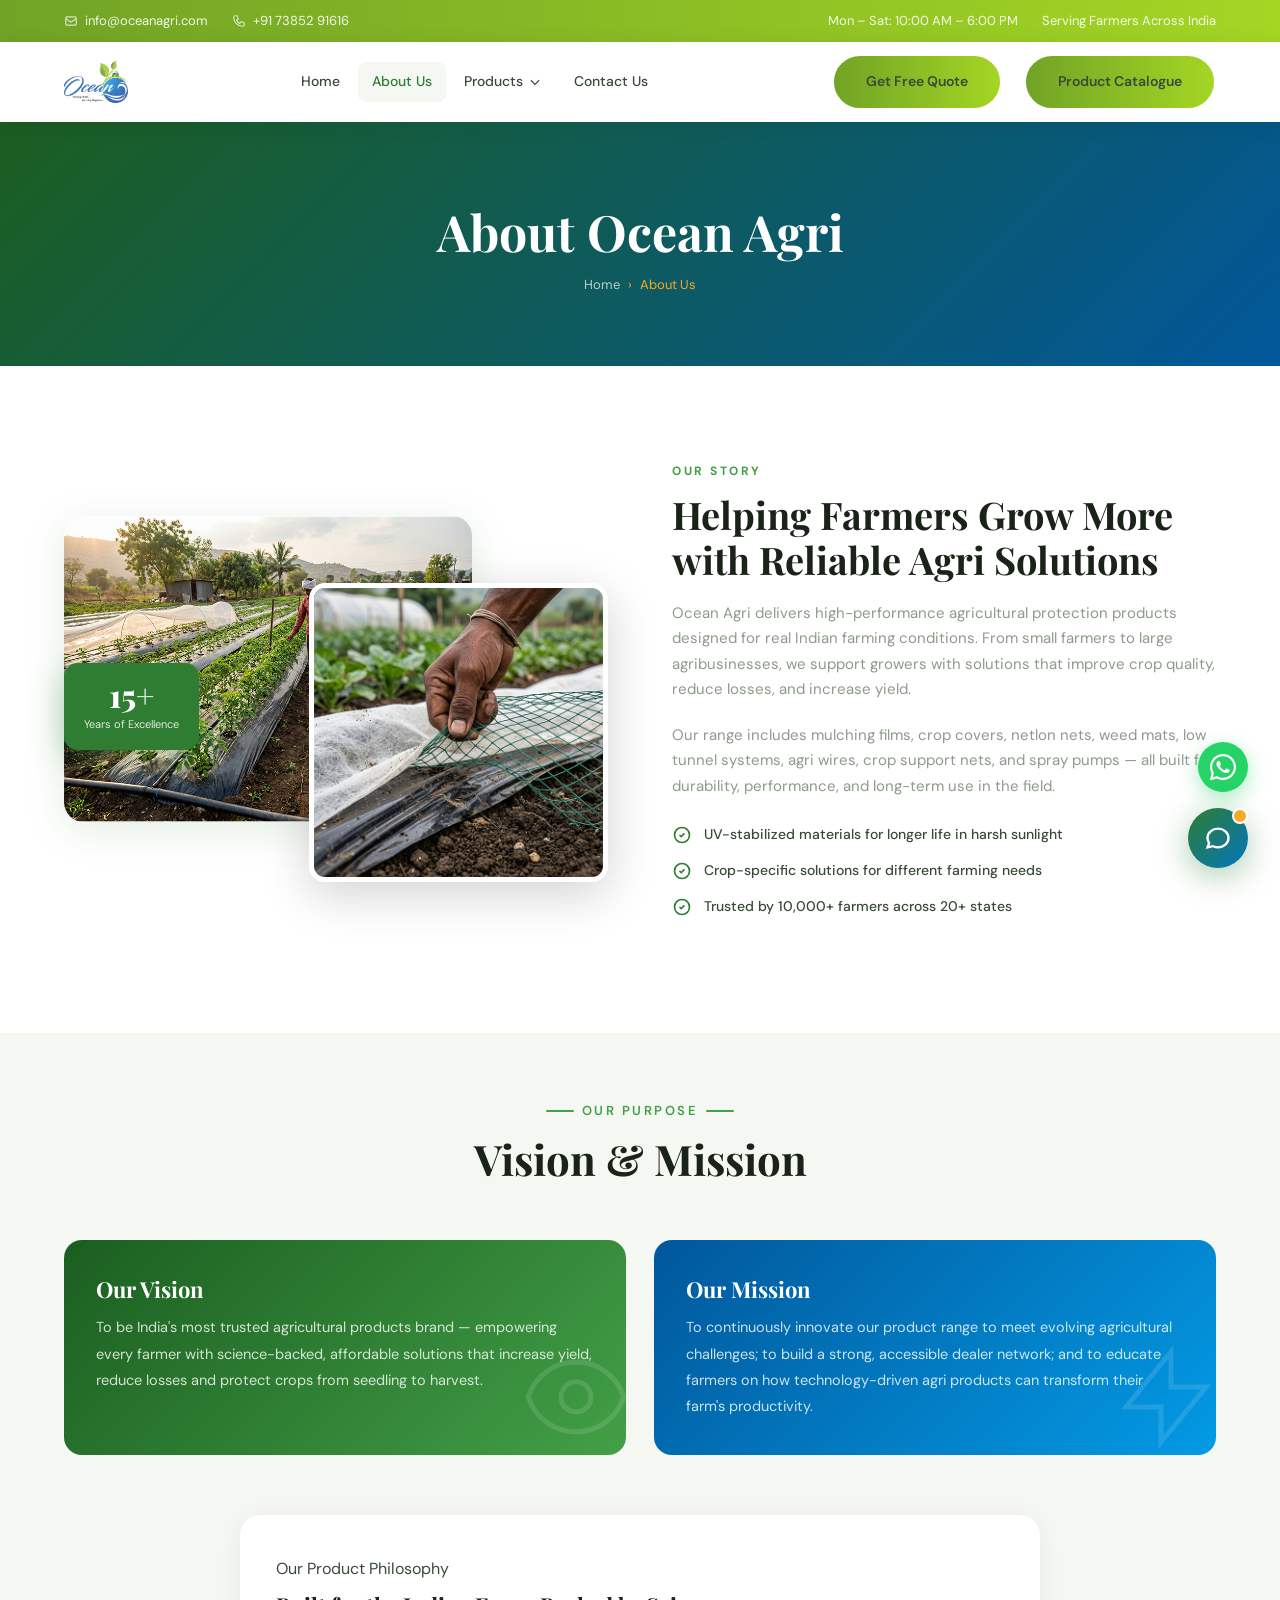
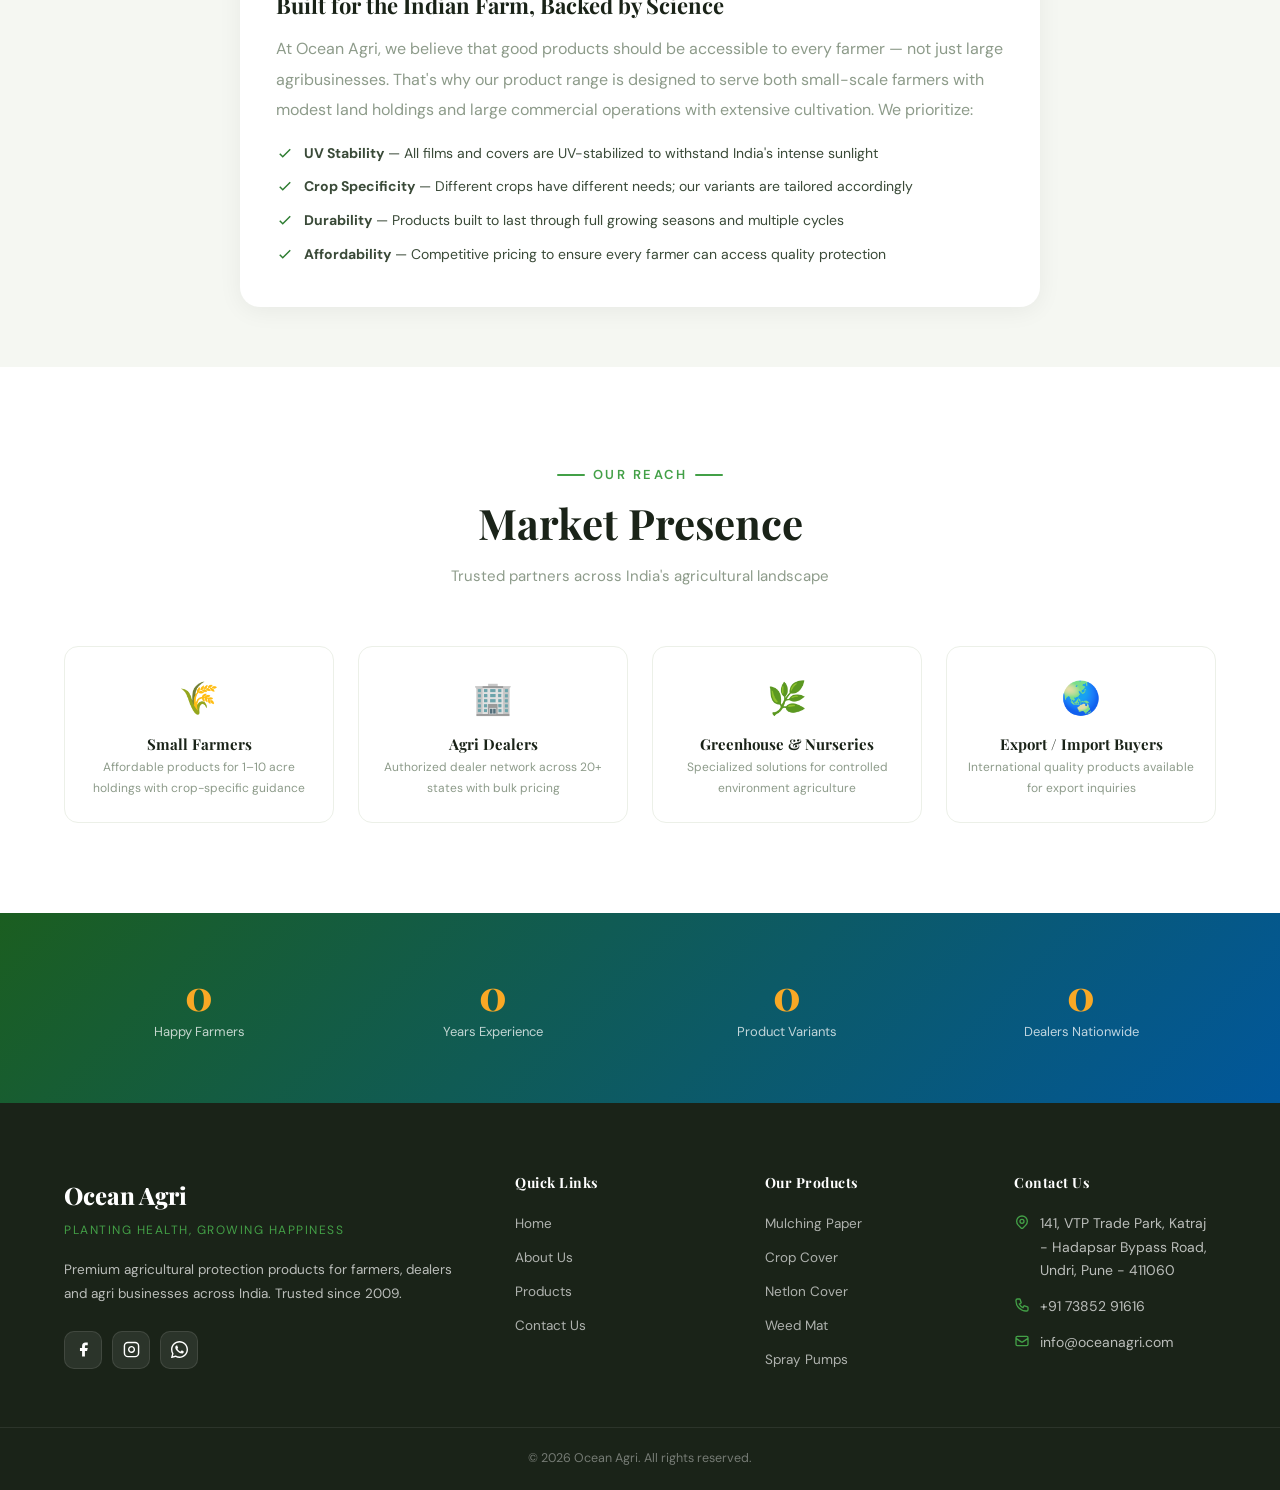
<file: about.html>
<!DOCTYPE html>
<html lang="en">
<head>
  <meta charset="UTF-8" />
  <meta name="viewport" content="width=device-width, initial-scale=1.0" />
  <title>About Us – Ocean Agri</title>
  <meta name="description" content="Learn about Ocean Agri — our story, vision, mission and commitment to empowering Indian farmers with premium agricultural products." />
  <link rel="stylesheet" href="style.css" />
</head>
<body>

<!-- TOP BAR -->
<div class="topbar">
  <div class="container inner">
    <div class="topbar-left">
      <span class="item"><svg xmlns="http://www.w3.org/2000/svg" fill="none" viewBox="0 0 24 24" stroke="currentColor" stroke-width="2"><path d="M3 8l7.89 5.26a2 2 0 002.22 0L21 8M5 19h14a2 2 0 002-2V7a2 2 0 00-2-2H5a2 2 0 00-2 2v10a2 2 0 002 2z"/></svg><a href="mailto:info@oceanagri.com">info@oceanagri.com</a></span>
      <span class="item"><svg xmlns="http://www.w3.org/2000/svg" fill="none" viewBox="0 0 24 24" stroke="currentColor" stroke-width="2"><path d="M3 5a2 2 0 012-2h3.28a1 1 0 01.948.684l1.498 4.493a1 1 0 01-.502 1.21l-2.257 1.13a11.042 11.042 0 005.516 5.516l1.13-2.257a1 1 0 011.21-.502l4.493 1.498a1 1 0 01.684.949V19a2 2 0 01-2 2h-1C9.716 21 3 14.284 3 6V5z"/></svg><a href="tel:+917385291616">+91 73852 91616</a></span>
    </div>
    <div class="topbar-right"><span class="item">Mon – Sat: 10:00 AM – 6:00 PM</span><span class="item">Serving Farmers Across India</span></div>
  </div>
</div>

<!-- NAVBAR -->
<nav class="navbar">
  <div class="inner">
    <a class="navbar-brand" href="index.html">
       <div class="brand-icon">
        <img id="logo" src="Images/ocean logo.png" alt="logo">
      </div>
      <!-- <div class="brand-text"><div class="name">Ocean Agri</div><div class="sub">Agricultural Solutions</div></div> -->
    </a>
    <ul class="nav-menu">
      <li class="nav-item"><a class="nav-link" href="index.html">Home</a></li>
      <li class="nav-item"><a class="nav-link active" href="about.html">About Us</a></li>
      <li class="nav-item">
        <a class="nav-link" href="products.html">Products <svg xmlns="http://www.w3.org/2000/svg" fill="none" viewBox="0 0 24 24" stroke="currentColor" stroke-width="2"><path d="M19 9l-7 7-7-7"/></svg></a>
        <div class="dropdown">
          <a href="products.html#mulching">Mulching Paper</a>
          <a href="products.html#crop-cover">Crop Cover</a>
          <a href="products.html#netlon">Netlon Cover</a>
          <a href="products.html#weed-mat">Weed Mat</a>
          <a href="products.html#low-tunnel">Low Tunnel Products</a>
          <a href="products.html#support">Crop Support & Wire</a>
          <a href="products.html#spray-pump">Spray Pumps</a>
        </div>
      </li>
      <li class="nav-item"><a class="nav-link" href="contact.html">Contact Us</a></li>
    </ul>
    <div style="display:flex; align-items:center; gap:10px;">
    <a class="btn btn-primary nav-cta" href="contact.html">Get Free Quote</a>
     <a class="btn btn-primary nav-cta" href="OCEAN All Product.pdf" download>Product Catalogue</a>
</div>
    <button class="hamburger"><span></span><span></span><span></span></button>
  </div>
</nav>
<div class="mobile-menu">
  <button class="mobile-close">✕</button>
  <a class="mobile-nav-link" href="index.html">Home</a>
  <a class="mobile-nav-link" href="about.html">About Us</a>
  <a class="mobile-nav-link" href="products.html">Products</a>
  <a class="mobile-nav-link" href="contact.html">Contact Us</a>
  <a class="btn btn-primary" href="contact.html" style="margin-top:20px;display:inline-flex;">Get Free Quote</a>
    <a class="btn btn-primary" href="OCEAN All Product.pdf" download style="margin-top:10px;display:inline-flex;">Product Catalogue</a>
</div>

<!-- PAGE HEADER -->
<div class="page-header">
  <div class="container">
    <h1>About Ocean Agri</h1>
    <div class="breadcrumb"><a href="index.html">Home</a> <span>›</span> <span>About Us</span></div>
  </div>
</div>

<!-- INTRO SECTION -->
<section class="section">
  <div class="container">
    <div class="about-grid">
      <div class="about-images" data-animate>
        <div class="about-img-1"><img src="Images/About/AboutMain.png" alt="Ocean Agri Team" loading="lazy" /></div>
        <div class="about-img-2"><img src="Images/About/AboutOverlay.png" alt="Farm" loading="lazy" /></div>
        <div class="about-badge"><div class="num">15+</div><div class="lbl">Years of Excellence</div></div>
      </div>
      <div class="about-content" data-animate data-delay="2">
        <div class="label">Our Story</div>
        <h2>Helping Farmers Grow More with Reliable Agri Solutions</h2>
        <p>Ocean Agri delivers high-performance agricultural protection products designed for real Indian farming conditions. From small farmers to large agribusinesses, we support growers with solutions that improve crop quality, reduce losses, and increase yield.</p>
        <p>Our range includes mulching films, crop covers, netlon nets, weed mats, low tunnel systems, agri wires, crop support nets, and spray pumps — all built for durability, performance, and long-term use in the field.        </p>
        <ul class="about-checks">
          <li><svg xmlns="http://www.w3.org/2000/svg" fill="none" viewBox="0 0 24 24" stroke="currentColor" stroke-width="2"><path d="M9 12l2 2 4-4m6 2a9 9 0 11-18 0 9 9 0 0118 0z"/></svg>UV-stabilized materials for longer life in harsh sunlight</li>
          <li><svg xmlns="http://www.w3.org/2000/svg" fill="none" viewBox="0 0 24 24" stroke="currentColor" stroke-width="2"><path d="M9 12l2 2 4-4m6 2a9 9 0 11-18 0 9 9 0 0118 0z"/></svg>Crop-specific solutions for different farming needs</li>
          <li><svg xmlns="http://www.w3.org/2000/svg" fill="none" viewBox="0 0 24 24" stroke="currentColor" stroke-width="2"><path d="M9 12l2 2 4-4m6 2a9 9 0 11-18 0 9 9 0 0118 0z"/></svg>Trusted by 10,000+ farmers across 20+ states</li>
        </ul>
      </div>
    </div>
  </div>
</section>

<!-- VISION & MISSION -->
<section class="section-sm products-bg">
  <div class="container">
    <div class="section-title" data-animate>
      <div class="label">Our Purpose</div>
      <h2>Vision & Mission</h2>
    </div>
    <div class="vision-mission-grid" data-animate>
      <div class="vm-card vision">
        <h3> Our Vision</h3>
        <p>To be India's most trusted agricultural products brand — empowering every farmer with science-backed, affordable solutions that increase yield, reduce losses and protect crops from seedling to harvest.</p>
        <div class="vm-card-icon"><svg xmlns="http://www.w3.org/2000/svg" fill="none" viewBox="0 0 24 24" stroke="currentColor"><path d="M15 12a3 3 0 11-6 0 3 3 0 016 0z"/><path d="M2.458 12C3.732 7.943 7.523 5 12 5c4.478 0 8.268 2.943 9.542 7-1.274 4.057-5.064 7-9.542 7-4.477 0-8.268-2.943-9.542-7z"/></svg></div>
      </div>
      <div class="vm-card mission">
        <h3> Our Mission</h3>
        <p>To continuously innovate our product range to meet evolving agricultural challenges; to build a strong, accessible dealer network; and to educate farmers on how technology-driven agri products can transform their farm's productivity.</p>
        <div class="vm-card-icon"><svg xmlns="http://www.w3.org/2000/svg" fill="none" viewBox="0 0 24 24" stroke="currentColor"><path d="M13 10V3L4 14h7v7l9-11h-7z"/></svg></div>
      </div>
    </div>

    <!-- Philosophy -->
    <div style="background:var(--white);border-radius:20px;padding:40px 36px;max-width:800px;margin:0 auto;box-shadow:0 4px 24px rgba(0,0,0,0.06);" data-animate>
      <div class="label" style="justify-content:flex-start;margin-bottom:10px;">Our Product Philosophy</div>
      <h3 style="font-size:22px;margin-bottom:16px;">Built for the Indian Farm, Backed by Science</h3>
      <p style="color:var(--gray);line-height:1.9;">At Ocean Agri, we believe that good products should be accessible to every farmer — not just large agribusinesses. That's why our product range is designed to serve both small-scale farmers with modest land holdings and large commercial operations with extensive cultivation. We prioritize:</p>
      <ul style="margin-top:16px;display:flex;flex-direction:column;gap:10px;">
        <li style="display:flex;align-items:flex-start;gap:10px;font-size:14px;color:var(--text)"><svg style="width:18px;height:18px;color:var(--green);flex-shrink:0;margin-top:2px" xmlns="http://www.w3.org/2000/svg" fill="none" viewBox="0 0 24 24" stroke="currentColor" stroke-width="2"><path d="M5 13l4 4L19 7"/></svg><span><strong>UV Stability</strong> — All films and covers are UV-stabilized to withstand India's intense sunlight</span></li>
        <li style="display:flex;align-items:flex-start;gap:10px;font-size:14px;color:var(--text)"><svg style="width:18px;height:18px;color:var(--green);flex-shrink:0;margin-top:2px" xmlns="http://www.w3.org/2000/svg" fill="none" viewBox="0 0 24 24" stroke="currentColor" stroke-width="2"><path d="M5 13l4 4L19 7"/></svg><span><strong>Crop Specificity</strong> — Different crops have different needs; our variants are tailored accordingly</span></li>
        <li style="display:flex;align-items:flex-start;gap:10px;font-size:14px;color:var(--text)"><svg style="width:18px;height:18px;color:var(--green);flex-shrink:0;margin-top:2px" xmlns="http://www.w3.org/2000/svg" fill="none" viewBox="0 0 24 24" stroke="currentColor" stroke-width="2"><path d="M5 13l4 4L19 7"/></svg><span><strong>Durability</strong> — Products built to last through full growing seasons and multiple cycles</span></li>
        <li style="display:flex;align-items:flex-start;gap:10px;font-size:14px;color:var(--text)"><svg style="width:18px;height:18px;color:var(--green);flex-shrink:0;margin-top:2px" xmlns="http://www.w3.org/2000/svg" fill="none" viewBox="0 0 24 24" stroke="currentColor" stroke-width="2"><path d="M5 13l4 4L19 7"/></svg><span><strong>Affordability</strong> — Competitive pricing to ensure every farmer can access quality protection</span></li>
      </ul>
    </div>
  </div>
</section>

<!-- MARKET PRESENCE -->
<section class="section">
  <div class="container">
    <div class="section-title" data-animate>
      <div class="label">Our Reach</div>
      <h2>Market Presence</h2>
      <p>Trusted partners across India's agricultural landscape</p>
    </div>
    <div class="market-presence-grid">
      <div class="market-card" data-animate data-delay="1">
        <div class="icon">🌾</div>
        <h4>Small Farmers</h4>
        <p>Affordable products for 1–10 acre holdings with crop-specific guidance</p>
      </div>
      <div class="market-card" data-animate data-delay="2">
        <div class="icon">🏢</div>
        <h4>Agri Dealers</h4>
        <p>Authorized dealer network across 20+ states with bulk pricing</p>
      </div>
      <div class="market-card" data-animate data-delay="3">
        <div class="icon">🌿</div>
        <h4>Greenhouse & Nurseries</h4>
        <p>Specialized solutions for controlled environment agriculture</p>
      </div>
      <div class="market-card" data-animate data-delay="4">
        <div class="icon">🌏</div>
        <h4>Export / Import Buyers</h4>
        <p>International quality products available for export inquiries</p>
      </div>
    </div>
  </div>
</section>

<!-- STATS BAND -->
<div class="cta-band" style="background:linear-gradient(135deg,var(--green-dark),var(--blue-dark));" data-animate>
  <div class="container">
    <div style="display:grid;grid-template-columns:repeat(4,1fr);gap:24px;text-align:center;">
      <div><div class="num" data-count="10" data-suffix="K+" style="font-family:'Playfair Display',serif;font-size:42px;font-weight:800;color:var(--accent);line-height:1;">0</div><div style="color:rgba(255,255,255,0.75);font-size:13px;margin-top:6px;">Happy Farmers</div></div>
      <div><div class="num" data-count="15" data-suffix="+" style="font-family:'Playfair Display',serif;font-size:42px;font-weight:800;color:var(--accent);line-height:1;">0</div><div style="color:rgba(255,255,255,0.75);font-size:13px;margin-top:6px;">Years Experience</div></div>
      <div><div class="num" data-count="50" data-suffix="+" style="font-family:'Playfair Display',serif;font-size:42px;font-weight:800;color:var(--accent);line-height:1;">0</div><div style="color:rgba(255,255,255,0.75);font-size:13px;margin-top:6px;">Product Variants</div></div>
      <div><div class="num" data-count="500" data-suffix="+" style="font-family:'Playfair Display',serif;font-size:42px;font-weight:800;color:var(--accent);line-height:1;">0</div><div style="color:rgba(255,255,255,0.75);font-size:13px;margin-top:6px;">Dealers Nationwide</div></div>
    </div>
  </div>
</div>

<!-- FOOTER -->
<footer class="footer">
  <div class="container">
    <div class="footer-grid">
      <div class="footer-brand">
        <div class="name">Ocean Agri</div>
        <div class="tagline">Planting Health, Growing Happiness</div>
        <p>Premium agricultural protection products for farmers, dealers and agri businesses across India. Trusted since 2009.</p>
        <div class="footer-social">
          <a href="#" aria-label="Facebook"><svg xmlns="http://www.w3.org/2000/svg" fill="currentColor" viewBox="0 0 24 24"><path d="M18 2h-3a5 5 0 00-5 5v3H7v4h3v8h4v-8h3l1-4h-4V7a1 1 0 011-1h3z"/></svg></a>
          <a href="#" aria-label="Instagram"><svg xmlns="http://www.w3.org/2000/svg" fill="none" viewBox="0 0 24 24" stroke="currentColor" stroke-width="2"><rect x="2" y="2" width="20" height="20" rx="5" ry="5"/><path d="M16 11.37A4 4 0 1112.63 8 4 4 0 0116 11.37z"/><line x1="17.5" y1="6.5" x2="17.51" y2="6.5"/></svg></a>
          <a href="https://wa.me/917385291616" aria-label="WhatsApp"><svg xmlns="http://www.w3.org/2000/svg" fill="currentColor" viewBox="0 0 24 24"><path d="M17.472 14.382c-.297-.149-1.758-.867-2.03-.967-.273-.099-.471-.148-.67.15-.197.297-.767.966-.94 1.164-.173.199-.347.223-.644.075-.297-.15-1.255-.463-2.39-1.475-.883-.788-1.48-1.761-1.653-2.059-.173-.297-.018-.458.13-.606.134-.133.298-.347.446-.52.149-.174.198-.298.298-.497.099-.198.05-.371-.025-.52-.075-.149-.669-1.612-.916-2.207-.242-.579-.487-.5-.669-.51-.173-.008-.371-.01-.57-.01-.198 0-.52.074-.792.372-.272.297-1.04 1.016-1.04 2.479 0 1.462 1.065 2.875 1.213 3.074.149.198 2.096 3.2 5.077 4.487.709.306 1.262.489 1.694.625.712.227 1.36.195 1.871.118.571-.085 1.758-.719 2.006-1.413.248-.694.248-1.289.173-1.413-.074-.124-.272-.198-.57-.347z"/><path d="M12 0C5.373 0 0 5.373 0 12c0 2.125.558 4.117 1.535 5.845L.057 23.486a.5.5 0 00.614.612l5.788-1.517A11.95 11.95 0 0012 24c6.627 0 12-5.373 12-12S18.627 0 12 0zm0 22c-1.885 0-3.649-.518-5.163-1.418l-.371-.22-3.835 1.006 1.021-3.726-.242-.386A10 10 0 012 12C2 6.477 6.477 2 12 2s10 4.477 10 10-4.477 10-10 10z"/></svg></a>
        </div>
      </div>
      <div class="footer-col"><h4>Quick Links</h4><ul><li><a href="index.html">Home</a></li><li><a href="about.html">About Us</a></li><li><a href="products.html">Products</a></li><li><a href="contact.html">Contact Us</a></li></ul></div>
      <div class="footer-col"><h4>Our Products</h4><ul><li><a href="products.html#mulching">Mulching Paper</a></li><li><a href="products.html#crop-cover">Crop Cover</a></li><li><a href="products.html#netlon">Netlon Cover</a></li><li><a href="products.html#weed-mat">Weed Mat</a></li><li><a href="products.html#spray-pump">Spray Pumps</a></li></ul></div>
      <div class="footer-col">
        <h4>Contact Us</h4>
        <div class="contact-item"><svg xmlns="http://www.w3.org/2000/svg" fill="none" viewBox="0 0 24 24" stroke="currentColor" stroke-width="2"><path d="M17.657 16.657L13.414 20.9a1.998 1.998 0 01-2.827 0l-4.244-4.243a8 8 0 1111.314 0z"/><path d="M15 11a3 3 0 11-6 0 3 3 0 016 0z"/></svg><span>141, VTP Trade Park, Katraj - Hadapsar Bypass Road, Undri, Pune - 411060</span>
        </div>
        <div class="contact-item"><svg xmlns="http://www.w3.org/2000/svg" fill="none" viewBox="0 0 24 24" stroke="currentColor" stroke-width="2"><path d="M3 5a2 2 0 012-2h3.28a1 1 0 01.948.684l1.498 4.493a1 1 0 01-.502 1.21l-2.257 1.13a11.042 11.042 0 005.516 5.516l1.13-2.257a1 1 0 011.21-.502l4.493 1.498a1 1 0 01.684.949V19a2 2 0 01-2 2h-1C9.716 21 3 14.284 3 6V5z"/></svg><a href="tel:+917385291616">+91 73852 91616</a></div>
        <div class="contact-item"><svg xmlns="http://www.w3.org/2000/svg" fill="none" viewBox="0 0 24 24" stroke="currentColor" stroke-width="2"><path d="M3 8l7.89 5.26a2 2 0 002.22 0L21 8M5 19h14a2 2 0 002-2V7a2 2 0 00-2-2H5a2 2 0 00-2 2v10a2 2 0 002 2z"/></svg><a href="mailto:info@oceanagri.com">info@oceanagri.com</a></div>
      </div>
    </div>
  </div>
  <div class="footer-bottom"><div class="container">© 2026 Ocean Agri. All rights reserved.</div></div>
</footer>

<!-- CHATBOT (shared) -->
<div class="chatbot-fab">
  <button class="chatbot-btn" title="Chat with us">
    <svg xmlns="http://www.w3.org/2000/svg" fill="none" viewBox="0 0 24 24" stroke="currentColor" stroke-width="2"><path d="M8 12h.01M12 12h.01M16 12h.01M21 12c0 4.418-4.03 8-9 8a9.863 9.863 0 01-4.255-.949L3 20l1.395-3.72C3.512 15.042 3 13.574 3 12c0-4.418 4.03-8 9-8s9 3.582 9 8z"/></svg>
    <span class="chatbot-pulse"></span>
  </button>
</div>
<div class="chatbot-window">
  <div class="chatbot-head">
    <div class="chatbot-head-avatar"><svg xmlns="http://www.w3.org/2000/svg" fill="none" viewBox="0 0 24 24" stroke="currentColor" stroke-width="2"><path d="M12 3C8 3 4 7 4 12c0 3.5 2 6.5 5 8.1V20h6v-.9c3-1.6 5-4.6 5-8.1 0-5-4-9-8-9z"/></svg></div>
    <div class="chatbot-head-info"><h4>Ocean Agri Assistant</h4><p>🟢 Online — Ask about products, crops, dealers</p></div>
    <button class="chatbot-close">✕</button>
  </div>
  <div class="chatbot-messages"></div>
  <div class="chatbot-quick-btns">
    <button class="quick-btn">Tomato</button><button class="quick-btn">Banana</button><button class="quick-btn">Spray Pump</button><button class="quick-btn">Find Dealer</button>
  </div>
  <div class="chatbot-input-row">
    <input id="chatInput" type="text" placeholder="Type your crop or question…" autocomplete="off" />
    <button class="chatbot-send"><svg xmlns="http://www.w3.org/2000/svg" fill="none" viewBox="0 0 24 24" stroke="currentColor" stroke-width="2"><path d="M12 19l9 2-9-18-9 18 9-2zm0 0v-8"/></svg></button>
  </div>
</div>
<div class="whatsapp-float"><a href="https://wa.me/917385291616" target="_blank"><svg xmlns="http://www.w3.org/2000/svg" fill="currentColor" viewBox="0 0 24 24"><path d="M17.472 14.382c-.297-.149-1.758-.867-2.03-.967-.273-.099-.471-.148-.67.15-.197.297-.767.966-.94 1.164-.173.199-.347.223-.644.075-.297-.15-1.255-.463-2.39-1.475-.883-.788-1.48-1.761-1.653-2.059-.173-.297-.018-.458.13-.606.134-.133.298-.347.446-.52.149-.174.198-.298.298-.497.099-.198.05-.371-.025-.52-.075-.149-.669-1.612-.916-2.207-.242-.579-.487-.5-.669-.51-.173-.008-.371-.01-.57-.01-.198 0-.52.074-.792.372-.272.297-1.04 1.016-1.04 2.479 0 1.462 1.065 2.875 1.213 3.074.149.198 2.096 3.2 5.077 4.487.709.306 1.262.489 1.694.625.712.227 1.36.195 1.871.118.571-.085 1.758-.719 2.006-1.413.248-.694.248-1.289.173-1.413-.074-.124-.272-.198-.57-.347z"/><path d="M12 0C5.373 0 0 5.373 0 12c0 2.125.558 4.117 1.535 5.845L.057 23.486a.5.5 0 00.614.612l5.788-1.517A11.95 11.95 0 0012 24c6.627 0 12-5.373 12-12S18.627 0 12 0zm0 22c-1.885 0-3.649-.518-5.163-1.418l-.371-.22-3.835 1.006 1.021-3.726-.242-.386A10 10 0 012 12C2 6.477 6.477 2 12 2s10 4.477 10 10-4.477 10-10 10z"/></svg></a></div>

<script src="https://code.jquery.com/jquery-3.7.1.min.js"></script>
<script src="main.js"></script>
</body>
</html>
</file>
<file: style.css>
/* ============================================================
   OCEAN AGRI - Main Stylesheet
   Theme: Clean, Modern | Blue & Green Agricultural
   ============================================================ */

   @import url('https://fonts.googleapis.com/css2?family=Playfair+Display:wght@400;600;700;800&family=DM+Sans:wght@300;400;500;600&display=swap');

   :root {
     --green:       #2e7d32;
     --green-light: #43a047;
     --green-dark:  #1b5e20;
     --blue:        #0277bd;
     --blue-light:  #039be5;
     --blue-dark:   #01579b;
     --accent:      #f9a825;
     --white:       #ffffff;
     --off-white:   #f5f7f2;
     --gray-light:  #ecf0e8;
     --gray:        #8d9b8a;
     --dark:        #1a2318;
     --text:        #3a4a38;
     --shadow:      0 8px 40px rgba(46,125,50,0.13);
     --shadow-blue: 0 8px 40px rgba(2,119,189,0.13);
     --radius:      12px;
     --transition:  all 0.35s cubic-bezier(0.4,0,0.2,1);
   }
   
   *, *::before, *::after { box-sizing: border-box; margin: 0; padding: 0; }
   
   html { scroll-behavior: smooth; }
   
   body {
     font-family: 'DM Sans', sans-serif;
     color: var(--text);
     background: var(--white);
     line-height: 1.7;
     overflow-x: hidden;
   }
   
   h1, h2, h3, h4, h5 {
     font-family: 'Playfair Display', serif;
     line-height: 1.2;
     color: var(--dark);
   }
   
   a { text-decoration: none; color: inherit; transition: var(--transition); }
   img { max-width: 100%; display: block; height: auto; }
   ul { list-style: none; }
   @media (max-width: 768px) {
     #logo{
       margin-left: 0;
     }
   }
   .container {
     max-width: 1200px;
     margin: 0 auto;
     padding: 0 24px;
   }
   
   .section { padding: 90px 0; }
   .section-sm { padding: 60px 0; }
   
   /* ── Section Title ── */
   .section-title { text-align: center; margin-bottom: 56px; }
   .section-title .label {
     display: inline-flex; align-items: center; gap: 8px;
     font-size: 13px; font-weight: 600; letter-spacing: 2.5px;
     text-transform: uppercase; color: var(--green-light);
     margin-bottom: 12px;
   }
   .section-title .label::before,
   .section-title .label::after {
     content: ''; width: 28px; height: 2px;
     background: var(--green-light); border-radius: 2px;
   }
   .section-title h2 {
     font-size: clamp(28px, 4vw, 42px);
     color: var(--dark); margin-bottom: 16px;
   }
   .section-title p {
     max-width: 580px; margin: 0 auto;
     color: var(--gray); font-size: 15px;
   }
   
   /* ── Buttons ── */
   .btn {
     display: inline-flex; align-items: center; gap: 10px;
     padding: 14px 32px; border-radius: 50px;
     font-family: 'DM Sans', sans-serif;
     font-size: 14px; font-weight: 600;
     cursor: pointer; border: 2px solid transparent;
     transition: var(--transition);
   }
   .btn-primary {
    background: linear-gradient(
      90deg,
      #71A326 0%,
      #A4D624 100%
    );
     border-color: var(--white);
   }
   /* .btn-primary:hover {
     background: var(--green-dark); border-color: var(--green-dark);
     transform: translateY(-2px); box-shadow: 0 12px 30px rgba(46,125,50,0.3);
   } */

   .btn-primary:hover {
    background: linear-gradient(
      90deg,
      #5f8f20 0%,
      #8fbe1f 100%
    );
    transform: translateY(-2px);
    box-shadow: 0 10px 25px rgba(113,163,38,0.35);
  }
   .btn-outline {
     background: transparent; color: var(--white);
     border-color: var(--white);
   }
   .btn-outline:hover {
     background: var(--white); color: var(--green);
   }
   .btn-blue {
     background: var(--blue); color: var(--white);
     border-color: var(--blue);
   }
   .btn-blue:hover {
     background: var(--blue-dark); border-color: var(--blue-dark);
     transform: translateY(-2px); box-shadow: var(--shadow-blue);
   }
   .btn svg { width: 18px; height: 18px; flex-shrink: 0; }
   
   /* ============================================================
      TOP BAR
      ============================================================ */
   .topbar {
    background: linear-gradient(
      90deg,
      #71A326 0%,
      #A4D624 100%
    );
     padding: 10px 0;
     font-size: 13px;
     color: rgba(255, 255, 255, 0.9);
   }
   .topbar .inner {
     display: flex; justify-content: space-between; align-items: center; gap: 16px;
     flex-wrap: wrap;
   }
   .topbar-left, .topbar-right {
     display: flex; align-items: center; gap: 24px;
   }
   .topbar a:hover { color: var(--accent); }
   .topbar .item { display: flex; align-items: center; gap: 7px; }
   .topbar .item svg { width: 14px; height: 14px; opacity: .8; }
   
   /* ============================================================
      NAVBAR
      ============================================================ */
   .navbar {
     background: var(--white);
     position: sticky; top: 0; z-index: 1000;
     box-shadow: 0 2px 20px rgba(0,0,0,0.08);
     transition: var(--transition);
   }
   .navbar.scrolled { box-shadow: 0 4px 30px rgba(0,0,0,0.14); }
   .navbar .inner {
     display: flex; align-items: center; justify-content: space-between;
     padding: 0 24px; max-width: 1200px; margin: 0 auto;
   }
   .navbar-brand {
     display: flex; align-items: center; gap: 12px;
     padding: 8px 0;
   }
   .brand-icon {
     width: 64px; height: 64px; border-radius: 10px;
     /* background: linear-gradient(135deg, var(--green), var(--blue)); */
     display: flex; align-items: center; justify-content: center;
     flex-shrink: 0; overflow: hidden;
   }
   .brand-icon svg { width: 36px; height: 36px; color: white; }
   .brand-icon img { width: 64px; height: 64px; object-fit: contain; }
   .brand-text .name {
     font-family: 'Playfair Display', serif;
     font-size: 22px; font-weight: 800;
     color: var(--dark); line-height: 1;
     letter-spacing: -0.5px;
   }
   .brand-text .sub {
     font-size: 10px; font-weight: 600; letter-spacing: 2px;
     text-transform: uppercase; color: var(--green-light);
   }
   
   .nav-menu { display: flex; align-items: center; gap: 4px; }
   .nav-item { position: relative; }
   .nav-link {
     display: flex; align-items: center; gap: 5px;
     padding: 8px 14px; border-radius: 8px;
     font-size: 14px; font-weight: 500; color: var(--text);
   }
   .nav-link:hover, .nav-link.active {
     color: var(--green); background: var(--off-white);
   }
   .nav-link svg { width: 14px; height: 14px; transition: var(--transition); }
   .nav-item:hover .nav-link svg { transform: rotate(180deg); }
   
   /* Dropdown */
   .dropdown {
     display: none; position: absolute; top: calc(100% + 8px); left: 0;
     min-width: 220px; background: var(--white);
     border-radius: var(--radius); border: 1px solid var(--gray-light);
     box-shadow: 0 16px 48px rgba(0,0,0,0.12);
     padding: 8px; z-index: 100;
   }
   .nav-item:hover .dropdown { display: block; animation: fadeDown 0.2s ease; }
   @keyframes fadeDown { from { opacity: 0; transform: translateY(-8px); } to { opacity: 1; transform: none; } }
   .dropdown a {
     display: block; padding: 9px 14px; border-radius: 8px;
     font-size: 13.5px; color: var(--text);
   }
   .dropdown a:hover { background: var(--off-white); color: var(--green); padding-left: 20px; }
   
   .nav-cta { margin-left: 12px; white-space: nowrap;}
   
   /* Hamburger */
   .hamburger {
     display: none; flex-direction: column; justify-content: center;
     gap: 5px; width: 40px; height: 40px; cursor: pointer;
     background: none; border: none; padding: 6px;
   }
   .hamburger span {
     display: block; height: 2px; border-radius: 2px;
     background: var(--dark); transition: var(--transition);
   }
   .hamburger.open span:nth-child(1) { transform: translateY(7px) rotate(45deg); }
   .hamburger.open span:nth-child(2) { opacity: 0; }
   .hamburger.open span:nth-child(3) { transform: translateY(-7px) rotate(-45deg); }
   
   /* Mobile menu */
   .mobile-menu {
     display: none;
     position: fixed; inset: 0; z-index: 1100;
     background: var(--white);
     padding: 80px 24px 40px;
     overflow-y: auto;
   }
   .mobile-menu.open { display: block; animation: slideIn 0.3s ease; }
   body.no-scroll { overflow: hidden; }
   @keyframes slideIn { from { opacity: 0; transform: translateX(20px); } to { opacity: 1; transform: none; } }
   .mobile-menu .mobile-nav-link {
     display: block; padding: 14px 16px;
     font-size: 16px; font-weight: 500; color: var(--dark);
     border-bottom: 1px solid var(--gray-light);
   }
   .mobile-menu .mobile-nav-link:hover { color: var(--green); }
   .mobile-close {
     position: absolute; top: 20px; right: 20px;
     width: 40px; height: 40px; border-radius: 50%;
     background: var(--off-white); border: none; cursor: pointer;
     display: flex; align-items: center; justify-content: center;
     font-size: 20px; color: var(--dark);
   }
   
   /* ============================================================
      HERO
      ============================================================ */
   .hero {
     position: relative; overflow: hidden;
     background: var(--green-dark);
     min-height: 88vh;
     display: flex; align-items: center;
   }
   .hero-bg {
    position: absolute;
    inset: 0;
    background: linear-gradient(
      100deg,
      rgba(113,163,38,0.65) 0%,
      rgba(164,214,36,0.45) 60%,
      rgba(113,163,38,0.35) 100%
    );
    z-index: 1;
  }
   .hero-img {
     position: absolute; inset: 0;
     background: url('Images/slider/slide1.png') center/cover no-repeat;
     z-index: 0;
   }
   .hero .container { position: relative; z-index: 2; }
   .hero-content { max-width: 660px; }
   .hero-badge {
     display: inline-flex; align-items: center; gap: 8px;
     background: rgba(255,255,255,0.12); border: 1px solid rgba(255,255,255,0.25);
     padding: 7px 16px; border-radius: 50px;
     font-size: 12px; font-weight: 600; letter-spacing: 2px;
     text-transform: uppercase; color: rgba(255,255,255,0.9);
     margin-bottom: 24px;
   }
   .hero-badge span { width: 7px; height: 7px; border-radius: 50%; background: var(--accent); }
   .hero h1 {
     font-size: clamp(36px, 6vw, 68px);
     color: var(--white); font-weight: 800;
     line-height: 1.1; margin-bottom: 22px;
   }
   .hero h1 em { color: var(--accent); font-style: normal; }
   .hero p {
     font-size: 17px; color: rgba(255,255,255,0.82);
     margin-bottom: 36px; max-width: 520px;
   }
   .hero-actions { display: flex; gap: 14px; flex-wrap: wrap; }
   .hero-stats {
     display: flex; gap: 40px; margin-top: 60px;
     flex-wrap: wrap;
   }
   .stat-item { text-align: center; }
   .stat-item .num {
     font-family: 'Playfair Display', serif;
     font-size: 36px; font-weight: 800; color: var(--white);
     line-height: 1;
   }
   .stat-item .num span { color: var(--accent); }
   .stat-item .lbl { font-size: 12px; color: rgba(255,255,255,0.65); letter-spacing: 1px; margin-top: 4px; }
   .hero-scroll {
     position: absolute; bottom: 32px; left: 50%; transform: translateX(-50%);
     z-index: 2; display: flex; flex-direction: column; align-items: center; gap: 8px;
     color: rgba(255,255,255,0.6); font-size: 11px; letter-spacing: 2px;
   }
   .scroll-line {
     width: 1px; height: 50px;
     background: linear-gradient(to bottom, rgba(255,255,255,0.5), transparent);
     animation: scrollPulse 2s ease infinite;
   }
   @keyframes scrollPulse { 0%,100%{opacity:.3;} 50%{opacity:1;} }
   
   /* Slider dots */
   .hero-dots {
     position: absolute; right: 24px; top: 50%; transform: translateY(-50%);
     z-index: 3; display: flex; flex-direction: column; gap: 10px;
   }
   .hero-dots span {
     width: 8px; height: 8px; border-radius: 50%;
     background: rgba(255,255,255,0.4); cursor: pointer; transition: var(--transition);
   }
   .hero-dots span.active { background: var(--accent); transform: scale(1.4); }
   
   /* ============================================================
      FEATURE STRIP
      ============================================================ */
   .features-strip {
     background: var(--white);
     box-shadow: var(--shadow);
     position: relative; z-index: 10;
     margin-top: -1px;
   }
   .features-strip .inner {
     display: grid; grid-template-columns: repeat(4, 1fr);
     border-left: 1px solid var(--gray-light);
   }
   .feat-item {
     display: flex; align-items: flex-start; gap: 16px;
     padding: 30px 28px;
     border-right: 1px solid var(--gray-light);
     transition: var(--transition);
   }
   .feat-item:hover { background: var(--off-white); }
   .feat-icon {
     width: 52px; height: 52px; border-radius: 12px; flex-shrink: 0;
     display: flex; align-items: center; justify-content: center;
   }
   .feat-icon svg { width: 26px; height: 26px; }
   .feat-icon img { width: 32px; height: 32px; object-fit: contain; }
   .feat-icon.green { background: #e8f5e9; color: var(--green); }
   .feat-icon.blue  { background: #e1f0fa; color: var(--blue); }
   .feat-icon.gold  { background: #fff8e1; color: #f9a825; }
   .feat-icon.teal  { background: #e0f7fa; color: #00897b; }
   .feat-text h4 { font-size: 15px; font-weight: 700; margin-bottom: 4px; color: var(--dark); }
   .feat-text p  { font-size: 13px; color: var(--gray); }
   
   /* ============================================================
      ABOUT SECTION
      ============================================================ */
   .about-grid {
     display: grid; grid-template-columns: 1fr 1fr;
     gap: 64px; align-items: center;
   }
   .about-images {
     position: relative;
     padding-bottom: 60px;
   }
   .about-img-1 {
     width: 75%; border-radius: 20px;
     box-shadow: var(--shadow);
     overflow: hidden; aspect-ratio: 4/3;
   }
   .about-img-1 img { width: 100%; height: 100%; object-fit: cover; }
   .about-img-2 {
     position: absolute; bottom: 0; right: 0;
     width: 55%; border-radius: 16px;
     box-shadow: 0 12px 48px rgba(0,0,0,0.18);
     overflow: hidden; aspect-ratio: 1;
     border: 5px solid var(--white);
   }
   .about-img-2 img { width: 100%; height: 100%; object-fit: cover; }
   .about-badge {
     position: absolute; left: 0; top: 40%;
     background: var(--green); color: var(--white);
     border-radius: 14px; padding: 16px 20px;
     box-shadow: 0 8px 32px rgba(46,125,50,0.35);
     text-align: center; min-width: 100px;
   }
   .about-badge .num {
     font-family: 'Playfair Display', serif;
     font-size: 32px; font-weight: 800; line-height: 1;
   }
   .about-badge .lbl { font-size: 11px; opacity: .85; margin-top: 4px; }
   
   .about-content .label {
     display: inline-flex; align-items: center; gap: 8px;
     font-size: 12px; font-weight: 700; letter-spacing: 2.5px;
     text-transform: uppercase; color: var(--green-light);
     margin-bottom: 10px;
   }
   .about-content h2 {
     font-size: clamp(26px, 3.5vw, 38px); margin-bottom: 18px;
   }
   .about-content p { color: var(--gray); margin-bottom: 20px; font-size: 15px; }
   .about-checks { margin: 24px 0; }
   .about-checks li {
     display: flex; align-items: center; gap: 12px;
     margin-bottom: 12px; font-size: 14px; font-weight: 500;
   }
   .about-checks li svg { width: 20px; height: 20px; color: var(--green); flex-shrink: 0; }
   
   /* ============================================================
      PRODUCT CATEGORIES
      ============================================================ */
   .products-bg { background: var(--off-white); }
   .products-grid {
     display: grid;
     grid-template-columns: repeat(auto-fill, minmax(min(300px, 100%), 1fr));
     gap: 28px;
   }
   .product-card {
     background: var(--white); border-radius: 18px;
     overflow: hidden; box-shadow: 0 4px 24px rgba(0,0,0,0.06);
     transition: var(--transition); cursor: pointer;
   }
   .product-card:hover {
     transform: translateY(-8px);
     box-shadow: 0 20px 48px rgba(46,125,50,0.15);
   }
   .product-card-img {
     position: relative; overflow: hidden;
     aspect-ratio: 16/10;
     background: var(--gray-light);
   }
   .product-card-img img { width: 100%; height: 100%; object-fit: cover; transition: transform 0.5s ease; }
   .product-card:hover .product-card-img img { transform: scale(1.07); }
   .product-card-badge {
     position: absolute; top: 14px; left: 14px;
     background: var(--green); color: white;
     font-size: 11px; font-weight: 700; letter-spacing: 1px;
     padding: 4px 12px; border-radius: 50px;
     text-transform: uppercase;
   }
   .product-card-body { padding: 24px 24px 28px; }
   .product-card-body h3 { font-size: 19px; margin-bottom: 10px; }
   .product-card-body p { font-size: 13.5px; color: var(--gray); margin-bottom: 18px; }
   .product-card-tags { display: flex; flex-wrap: wrap; gap: 8px; margin-bottom: 18px; }
   .product-card-tags span {
     background: var(--off-white); border: 1px solid var(--gray-light);
     font-size: 11.5px; font-weight: 600;
     padding: 4px 12px; border-radius: 50px; color: var(--text);
   }
   .product-card-footer {
     display: flex; align-items: center; justify-content: space-between;
     padding-top: 16px; border-top: 1px solid var(--gray-light);
   }
   .product-card-footer a {
     font-size: 13px; font-weight: 600; color: var(--green);
     display: flex; align-items: center; gap: 6px;
   }
   .product-card-footer a:hover { gap: 10px; }
   .product-card-footer a svg { width: 16px; height: 16px; }
   .product-card-icon {
     width: 38px; height: 38px; border-radius: 50%;
     background: var(--off-white);
     display: flex; align-items: center; justify-content: center;
   }
   .product-card-icon svg { width: 18px; height: 18px; color: var(--green-light); }
   
   /* ============================================================
      WHY CHOOSE US / BANNER
      ============================================================ */
   .why-banner {
     /* background: linear-gradient(135deg, var(--green-dark) 0%, var(--blue-dark) 100%); */
     background: linear-gradient(
      90deg,
      #71A326 0%,
      #A4D624 100%
    );
     position: relative; overflow: hidden;
   }
   .why-banner::before {
     content: '';
     position: absolute; inset: 0;
     background: url("data:image/svg+xml,%3Csvg width='60' height='60' viewBox='0 0 60 60' xmlns='http://www.w3.org/2000/svg'%3E%3Cg fill='none' fill-rule='evenodd'%3E%3Cg fill='%23ffffff' fill-opacity='0.04'%3E%3Cpath d='M36 34v-4h-2v4h-4v2h4v4h2v-4h4v-2h-4zm0-30V0h-2v4h-4v2h4v4h2V6h4V4h-4zM6 34v-4H4v4H0v2h4v4h2v-4h4v-2H6zM6 4V0H4v4H0v2h4v4h2V6h4V4H6z'/%3E%3C/g%3E%3C/g%3E%3C/svg%3E");
   }
   .why-banner .container { position: relative; z-index: 1; }
   .why-grid {
     display: grid; grid-template-columns: 1fr 1fr;
     gap: 80px; align-items: center;
   }
   .why-content h2 {
     font-size: clamp(26px, 3.5vw, 38px);
     color: var(--white); margin-bottom: 16px;
   }
   .why-content p { color: rgba(255,255,255,0.75); margin-bottom: 32px; }
   .why-list { display: flex; flex-direction: column; gap: 16px; margin-bottom: 36px; }
   .why-list-item {
     display: flex; align-items: flex-start; gap: 14px;
     background: rgba(255,255,255,0.07); border: 1px solid rgba(255,255,255,0.12);
     padding: 16px 18px; border-radius: 12px;
   }
   .why-list-item-icon {
     width: 40px; height: 40px; border-radius: 10px;
     background: rgba(255,255,255,0.15);
     display: flex; align-items: center; justify-content: center; flex-shrink: 0;
   }
   .why-list-item-icon svg { width: 20px; height: 20px; color: var(--accent); }
   .why-list-item h4 { font-size: 14px; color: var(--white); margin-bottom: 3px; }
   .why-list-item p  { font-size: 12.5px; color: rgba(255,255,255,.6); }
   .why-cards { display: grid; grid-template-columns: 1fr 1fr; gap: 20px; }
   .why-card {
     background: rgba(255,255,255,0.1); border: 1px solid rgba(255,255,255,0.15);
     border-radius: 16px; padding: 28px 22px; text-align: center;
     transition: var(--transition);
   }
   .why-card:hover { background: rgba(255,255,255,0.18); transform: translateY(-4px); }
   .why-card svg { width: 36px; height: 36px; color: var(--accent); margin: 0 auto 14px; display: block; }
   .why-card h4 { font-size: 14px; color: var(--white); margin-bottom: 6px; }
   .why-card p  { font-size: 12px; color: rgba(255,255,255,0.6); }
   
   /* ============================================================
      TESTIMONIALS
      ============================================================ */
   .testimonials-bg { background: var(--off-white); }
   .testimonials-track {
     display: grid; grid-template-columns: repeat(3, 1fr); gap: 28px;
   }
   .testi-card {
     background: var(--white); border-radius: 18px;
     padding: 32px 28px; box-shadow: 0 4px 24px rgba(0,0,0,0.06);
     transition: var(--transition);
   }
   .testi-card:hover { box-shadow: var(--shadow); transform: translateY(-4px); }
   .testi-stars { display: flex; gap: 4px; margin-bottom: 16px; }
   .testi-stars svg { width: 16px; height: 16px; color: var(--accent); }
   .testi-card p {
     font-size: 14px; color: var(--gray); font-style: italic;
     margin-bottom: 24px; line-height: 1.8;
   }
   .testi-author { display: flex; align-items: center; gap: 14px; }
   .testi-avatar {
     width: 48px; height: 48px; border-radius: 50%;
     background: var(--gray-light); overflow: hidden; flex-shrink: 0;
   }
   .testi-avatar img { width: 100%; height: 100%; object-fit: cover; }
   .testi-author h5 { font-size: 14px; font-weight: 700; color: var(--dark); }
   .testi-author span { font-size: 12px; color: var(--green-light); }
   
   /* ============================================================
      CTA BAND
      ============================================================ */
   .cta-band {
     /* background: var(--green); */
     background: linear-gradient(
      90deg,
      #71A326 0%,
      #A4D624 100%
    );
     padding: 60px 0; text-align: center;
   }
   .cta-band h2 { color: var(--white); font-size: clamp(24px, 3.5vw, 36px); margin-bottom: 12px; }
   .cta-band p { color: rgba(255,255,255,0.8); margin-bottom: 32px; }
   .cta-band-actions { display: flex; justify-content: center; gap: 16px; flex-wrap: wrap; }
   
   /* ============================================================
      CONTACT PAGE
      ============================================================ */
   .contact-grid {
     display: grid; grid-template-columns: 1fr 1.4fr; gap: 56px; align-items: start;
   }
   .contact-info h2 { font-size: 30px; margin-bottom: 14px; }
   .contact-info p { color: var(--gray); margin-bottom: 32px; }
   .contact-info-items { display: flex; flex-direction: column; gap: 20px; }
   .contact-info-item {
     display: flex; gap: 16px; align-items: flex-start;
   }
   .contact-info-item-icon {
     width: 50px; height: 50px; border-radius: 14px;
     background: var(--off-white); flex-shrink: 0;
     display: flex; align-items: center; justify-content: center;
   }
   .contact-info-item-icon svg { width: 22px; height: 22px; color: var(--green); }
   .contact-info-item h4 { font-size: 14px; font-weight: 700; margin-bottom: 3px; }
   .contact-info-item p  { font-size: 13px; color: var(--gray); }
   .contact-form-box {
     background: var(--white); border-radius: 20px;
     padding: 40px 36px; box-shadow: var(--shadow);
   }
   .contact-form-box h3 { font-size: 22px; margin-bottom: 28px; }
   .form-row { display: grid; grid-template-columns: 1fr 1fr; gap: 20px; }
   .form-group { margin-bottom: 20px; }
   .form-group label {
     display: block; font-size: 13px; font-weight: 600;
     margin-bottom: 8px; color: var(--dark);
   }
   .form-group input,
   .form-group select,
   .form-group textarea {
     width: 100%; padding: 13px 16px;
     border: 1.5px solid var(--gray-light); border-radius: 10px;
     font-family: 'DM Sans', sans-serif; font-size: 14px;
     color: var(--dark); background: var(--white);
     transition: var(--transition); outline: none;
     appearance: none;
   }
   .form-group input:focus,
   .form-group select:focus,
   .form-group textarea:focus {
     border-color: var(--green); box-shadow: 0 0 0 4px rgba(46,125,50,0.1);
   }
   .form-group textarea { resize: vertical; min-height: 120px; }
   .form-submit { width: 100%; padding: 15px; font-size: 15px; border: none; cursor: pointer; }
   .form-success {
     display: none; text-align: center; padding: 24px;
     background: #e8f5e9; border-radius: 12px; color: var(--green-dark);
   }
   .form-success svg { width: 40px; height: 40px; margin: 0 auto 12px; display: block; }
   
   /* ============================================================
      PAGE HEADER
      ============================================================ */
   .page-header {
     background: linear-gradient(135deg, var(--green-dark) 0%, var(--blue-dark) 100%);
     padding: 80px 0 70px;
     position: relative; overflow: hidden;
   }
   .page-header::before {
     content: ''; position: absolute; inset: 0;
     background: url('https://images.unsplash.com/photo-1464226184884-fa280b87c399?w=1400&q=80') center/cover;
     opacity: 0.15;
   }
   .page-header .container { position: relative; z-index: 1; text-align: center; }
   .page-header h1 { color: var(--white); font-size: clamp(30px, 5vw, 50px); margin-bottom: 12px; }
   .breadcrumb {
     display: flex; align-items: center; justify-content: center; gap: 8px;
     font-size: 13px; color: rgba(255,255,255,0.7);
   }
   .breadcrumb a { color: rgba(255,255,255,0.7); }
   .breadcrumb a:hover { color: var(--white); }
   .breadcrumb span { color: var(--accent); }
   
   /* ============================================================
      PRODUCT DETAIL
      ============================================================ */
   .product-detail-grid {
     display: grid; grid-template-columns: 1fr 1fr; gap: 56px; align-items: start;
   }
   .product-detail-imgs .main-img {
     border-radius: 18px; overflow: hidden; aspect-ratio: 4/3;
     box-shadow: var(--shadow); margin-bottom: 14px;
   }
   .product-detail-imgs .main-img img { width: 100%; height: 100%; object-fit: cover; }
   .product-thumbs { display: flex; gap: 12px; flex-wrap: wrap; }
   .product-thumbs img {
     width: 76px; height: 58px; object-fit: cover;
     border-radius: 10px; cursor: pointer; border: 2px solid transparent;
     transition: var(--transition);
   }
   .product-thumbs img:hover, .product-thumbs img.active { border-color: var(--green); }
   
   .product-detail-info h1 { font-size: 32px; margin-bottom: 12px; }
   .product-detail-info .desc { color: var(--gray); margin-bottom: 24px; font-size: 15px; }
   .product-variants h4 { font-size: 14px; font-weight: 700; margin-bottom: 12px; }
   .variant-tags { display: flex; flex-wrap: wrap; gap: 8px; margin-bottom: 24px; }
   .variant-tag {
     padding: 7px 16px; border-radius: 50px;
     border: 1.5px solid var(--gray-light); font-size: 13px;
     cursor: pointer; transition: var(--transition);
   }
   .variant-tag:hover, .variant-tag.active {
     border-color: var(--green); background: #e8f5e9; color: var(--green-dark);
   }
   .product-benefits { margin-bottom: 28px; }
   .product-benefits h4 { font-size: 14px; font-weight: 700; margin-bottom: 12px; }
   .product-benefits ul { display: flex; flex-direction: column; gap: 8px; }
   .product-benefits li {
     display: flex; align-items: center; gap: 10px; font-size: 14px;
   }
   .product-benefits li svg { width: 18px; height: 18px; color: var(--green); flex-shrink: 0; }
   
   /* ============================================================
      FOOTER
      ============================================================ */
   .footer {
     background: var(--dark);
     padding: 72px 0 0;
     color: rgba(255,255,255,0.7);
     font-size: 14px;
   }
   .footer-grid {
     display: grid; grid-template-columns: 2fr 1fr 1fr 1fr;
     gap: 48px; margin-bottom: 56px;
   }
   .footer-brand .name {
     font-family: 'Playfair Display', serif;
     font-size: 24px; color: var(--white); font-weight: 800;
     margin-bottom: 4px;
   }
   .footer-brand .tagline {
     font-size: 12px; color: var(--green-light); letter-spacing: 1.5px;
     text-transform: uppercase; margin-bottom: 18px;
   }
   .footer-brand p { line-height: 1.8; margin-bottom: 24px; font-size: 13.5px; }
   .footer-social { display: flex; gap: 10px; }
   .footer-social a {
     width: 38px; height: 38px; border-radius: 10px;
     background: rgba(255,255,255,0.08); border: 1px solid rgba(255,255,255,0.1);
     display: flex; align-items: center; justify-content: center;
     transition: var(--transition);
   }
   .footer-social a:hover { background: var(--green); border-color: var(--green); }
   .footer-social a svg { width: 17px; height: 17px; color: var(--white); }
   .footer-col h4 {
     font-size: 14px; font-weight: 700; color: var(--white);
     margin-bottom: 20px; letter-spacing: 0.5px;
   }
   .footer-col ul { display: flex; flex-direction: column; gap: 10px; }
   .footer-col ul li a { color: rgba(255,255,255,0.65); font-size: 13.5px; }
   .footer-col ul li a:hover { color: var(--green-light); padding-left: 6px; }
   .footer-col .contact-item { display: flex; align-items: flex-start; gap: 10px; margin-bottom: 12px; }
   .footer-col .contact-item svg { width: 16px; height: 16px; color: var(--green-light); flex-shrink: 0; margin-top: 2px; }
   .footer-bottom {
     border-top: 1px solid rgba(255,255,255,0.08);
     padding: 20px 0; text-align: center;
     font-size: 12.5px; color: rgba(255,255,255,0.4);
   }
   .footer-bottom a { color: var(--green-light); }
   
   /* ============================================================
      CHATBOT
      ============================================================ */
   .chatbot-fab {
     position: fixed; bottom: 32px; right: 32px; z-index: 9999;
   }
   .chatbot-btn {
     width: 60px; height: 60px; border-radius: 50%;
     background: linear-gradient(135deg, var(--green), var(--blue));
     border: none; cursor: pointer;
     display: flex; align-items: center; justify-content: center;
     box-shadow: 0 8px 32px rgba(46,125,50,0.4);
     transition: var(--transition);
   }
   .chatbot-btn:hover { transform: scale(1.1); box-shadow: 0 12px 40px rgba(46,125,50,0.5); }
   .chatbot-btn svg { width: 28px; height: 28px; color: var(--white); }
   .chatbot-pulse {
     position: absolute; top: 0; right: 0;
     width: 16px; height: 16px; border-radius: 50%;
     background: var(--accent); border: 2px solid white;
     animation: pulse 2s ease infinite;
   }
   @keyframes pulse { 0%,100%{transform:scale(1);} 50%{transform:scale(1.3);} }
   .chatbot-window {
     display: none; position: fixed; bottom: 106px; right: 32px;
     width: 360px; max-height: 520px;
     background: var(--white); border-radius: 20px;
     box-shadow: 0 20px 60px rgba(0,0,0,0.2);
     z-index: 9998; overflow: hidden;
     flex-direction: column;
   }
   .chatbot-window.open { display: flex; animation: fadeUp 0.3s ease; }
   @keyframes fadeUp { from { opacity: 0; transform: translateY(20px); } to { opacity: 1; transform: none; } }
   .chatbot-head {
     background: linear-gradient(135deg, var(--green), var(--blue));
     padding: 16px 20px; display: flex; align-items: center; gap: 12px;
   }
   .chatbot-head-avatar {
     width: 40px; height: 40px; border-radius: 50%;
     background: rgba(255,255,255,0.2);
     display: flex; align-items: center; justify-content: center; flex-shrink: 0;
   }
   .chatbot-head-avatar svg { width: 22px; height: 22px; color: white; }
   .chatbot-head-info h4 { color: white; font-size: 14px; }
   .chatbot-head-info p { color: rgba(255,255,255,0.75); font-size: 11px; }
   .chatbot-close {
     margin-left: auto; background: none; border: none; cursor: pointer;
     color: white; opacity: .7; width: 30px; height: 30px;
     display: flex; align-items: center; justify-content: center;
   }
   .chatbot-close:hover { opacity: 1; }
   .chatbot-messages {
     flex: 1; overflow-y: auto; padding: 20px 16px;
     display: flex; flex-direction: column; gap: 14px;
   }
   .msg { display: flex; gap: 10px; }
   .msg.bot  { align-items: flex-start; }
   .msg.user { flex-direction: row-reverse; }
   .msg-bubble {
     max-width: 76%; padding: 12px 16px; border-radius: 16px;
     font-size: 13px; line-height: 1.6;
   }
   .msg.bot .msg-bubble {
     background: var(--off-white); border-radius: 4px 16px 16px 16px;
     color: var(--text);
   }
   .msg.user .msg-bubble {
     background: var(--green); color: white;
     border-radius: 16px 4px 16px 16px;
   }
   .msg-avatar {
     width: 32px; height: 32px; border-radius: 50%;
     background: var(--green); flex-shrink: 0;
     display: flex; align-items: center; justify-content: center;
   }
   .msg-avatar svg { width: 16px; height: 16px; color: white; }
   .chatbot-quick-btns {
     padding: 10px 16px; display: flex; flex-wrap: wrap; gap: 8px;
     border-top: 1px solid var(--gray-light);
   }
   .quick-btn {
     background: none; border: 1.5px solid var(--green);
     color: var(--green); border-radius: 50px;
     padding: 6px 14px; font-size: 12px; cursor: pointer;
     transition: var(--transition);
   }
   .quick-btn:hover { background: var(--green); color: white; }
   .chatbot-input-row {
     display: flex; gap: 8px; padding: 14px 16px;
     border-top: 1px solid var(--gray-light);
   }
   .chatbot-input-row input {
     flex: 1; border: 1.5px solid var(--gray-light); border-radius: 50px;
     padding: 10px 16px; font-size: 13px; outline: none;
     transition: var(--transition);
   }
   .chatbot-input-row input:focus { border-color: var(--green); }
   .chatbot-send {
     width: 40px; height: 40px; border-radius: 50%; flex-shrink: 0;
     background: var(--green); border: none; cursor: pointer;
     display: flex; align-items: center; justify-content: center;
     transition: var(--transition);
   }
   .chatbot-send:hover { background: var(--green-dark); }
   .chatbot-send svg { width: 18px; height: 18px; color: white; }
   
   /* ============================================================
      ABOUT PAGE
      ============================================================ */
   .vision-mission-grid {
     display: grid; grid-template-columns: 1fr 1fr; gap: 28px; margin-bottom: 60px;
   }
   .vm-card {
     border-radius: 18px; padding: 36px 32px; position: relative; overflow: hidden;
   }
   .vm-card.vision { background: linear-gradient(135deg, var(--green-dark), var(--green-light)); }
   .vm-card.mission { background: linear-gradient(135deg, var(--blue-dark), var(--blue-light)); }
   .vm-card h3 { color: white; font-size: 22px; margin-bottom: 12px; }
   .vm-card p  { color: rgba(255,255,255,0.8); font-size: 14.5px; line-height: 1.8; }
   .vm-card-icon {
     position: absolute; bottom: -10px; right: -10px;
     opacity: 0.12;
   }
   .vm-card-icon svg { width: 120px; height: 120px; color: white; }
   .team-grid { display: grid; grid-template-columns: repeat(4, 1fr); gap: 28px; }
   .team-card {
     text-align: center; background: var(--white);
     border-radius: 16px; padding: 28px 20px;
     box-shadow: 0 4px 20px rgba(0,0,0,0.06);
     transition: var(--transition);
   }
   .team-card:hover { transform: translateY(-6px); box-shadow: var(--shadow); }
   .team-avatar {
     width: 90px; height: 90px; border-radius: 50%;
     margin: 0 auto 16px; overflow: hidden;
     border: 3px solid var(--off-white);
   }
   .team-avatar img { width: 100%; height: 100%; object-fit: cover; }
   .team-card h4 { font-size: 16px; margin-bottom: 4px; }
   .team-card span { font-size: 12px; color: var(--green-light); font-weight: 600; }
   .market-presence-grid { display: grid; grid-template-columns: repeat(4,1fr); gap: 24px; }
   .market-card {
     background: var(--white); border: 1.5px solid var(--gray-light);
     border-radius: 14px; padding: 24px 20px; text-align: center;
     transition: var(--transition);
   }
   .market-card:hover { border-color: var(--green); box-shadow: var(--shadow); }
   .market-card .icon { font-size: 32px; margin-bottom: 10px; }
   .market-card h4 { font-size: 15px; margin-bottom: 4px; }
   .market-card p  { font-size: 12px; color: var(--gray); }
   
   /* ============================================================
      PRODUCTS FILTER
      ============================================================ */
   .filter-tabs {
     display: flex; flex-wrap: wrap; gap: 10px;
     margin-bottom: 40px; justify-content: center;
   }
   .filter-tab {
     padding: 9px 22px; border-radius: 50px;
     border: 1.5px solid var(--gray-light);
     font-size: 13px; font-weight: 600; cursor: pointer;
     background: var(--white); color: var(--text);
     transition: var(--transition);
   }
   .filter-tab:hover, .filter-tab.active {
     background: var(--green); color: white; border-color: var(--green);
   }
   
   /* ============================================================
      WHATSAPP FLOAT
      ============================================================ */
   .whatsapp-float {
     position: fixed; bottom: 108px; right: 32px; z-index: 9997;
   }
   .whatsapp-float a {
     display: flex; align-items: center; justify-content: center;
     width: 50px; height: 50px; border-radius: 50%;
     background: #25d366; box-shadow: 0 6px 20px rgba(37,211,102,0.4);
     transition: var(--transition);
   }
   .whatsapp-float a:hover { transform: scale(1.1); }
   .whatsapp-float a svg { width: 26px; height: 26px; color: white; }
   
   /* ============================================================
      ANIMATIONS
      ============================================================ */
   [data-animate] { opacity: 0; transform: translateY(28px); transition: opacity 0.6s ease, transform 0.6s ease; }
   [data-animate].animated { opacity: 1; transform: none; }
   [data-delay="1"] { transition-delay: 0.1s; }
   [data-delay="2"] { transition-delay: 0.2s; }
   [data-delay="3"] { transition-delay: 0.3s; }
   [data-delay="4"] { transition-delay: 0.4s; }
   [data-delay="5"] { transition-delay: 0.5s; }
   
   /* ============================================================
      RESPONSIVE
      ============================================================ */
   @media (max-width: 1024px) {
     .footer-grid { grid-template-columns: 1fr 1fr; gap: 36px; }
     .about-grid  { grid-template-columns: 1fr; gap: 40px; }
     .about-images { padding-bottom: 40px; }
     .why-grid { grid-template-columns: 1fr; gap: 40px; }
     .contact-grid { grid-template-columns: 1fr; gap: 40px; }
   }
   @media (max-width: 900px) {
     .features-strip .inner { grid-template-columns: 1fr 1fr; }
     .team-grid { grid-template-columns: 1fr 1fr; }
     .market-presence-grid { grid-template-columns: 1fr 1fr; }
     .testimonials-track { grid-template-columns: 1fr; }
     .vision-mission-grid { grid-template-columns: 1fr; }
     .product-detail-grid { grid-template-columns: 1fr; }
     .form-row { grid-template-columns: 1fr; }
   }
   @media (max-width: 768px) {
     .nav-menu, .nav-cta { display: none; }
     .hamburger { display: flex; }
     .topbar .topbar-right { display: none; }
     .hero { min-height: 70vh; }
     .hero-stats { gap: 24px; }
     .hero-dots { display: none; }
     .features-strip .inner { grid-template-columns: 1fr 1fr; }
     .footer-grid { grid-template-columns: 1fr 1fr; gap: 28px; }
     .why-cards { grid-template-columns: 1fr 1fr; }
     .section { padding: 60px 0; }
     .about-images { padding-bottom: 120px; }
     .navbar .inner { padding: 0 16px; }
     .container { padding: 0 16px; }
   }
   @media (max-width: 600px) {
     .features-strip .inner { grid-template-columns: 1fr; }
     .footer-grid { grid-template-columns: 1fr; gap: 24px; }
     .why-cards { grid-template-columns: 1fr 1fr; }
     .hero-stats { display: grid; grid-template-columns: 1fr 1fr; gap: 20px; }
     .stat-item .num { font-size: 28px; }
     .topbar .inner { justify-content: center; }
     .topbar-left { flex-direction: row; gap: 14px; align-items: center; flex-wrap: wrap; justify-content: center; }
     .contact-form-box { padding: 24px 18px; }
     .form-row { grid-template-columns: 1fr; }
     .team-grid { grid-template-columns: 1fr 1fr; }
     .market-presence-grid { grid-template-columns: 1fr 1fr; }
     /* Fix floating buttons overlap */
     .chatbot-fab { bottom: 20px; right: 16px; }
     .whatsapp-float { bottom: 90px; right: 16px; }
     .chatbot-window { bottom: 90px; right: 8px; left: 8px; width: auto; }
   }
   @media (max-width: 480px) {
     .hero h1 { font-size: 30px; }
     .hero p { font-size: 15px; }
     .hero-actions { flex-direction: column; align-items: flex-start; gap: 10px; }
     .hero-actions .btn { width: 100%; justify-content: center; }
     .hero-stats { grid-template-columns: 1fr 1fr; }
     .products-grid { grid-template-columns: 1fr; }
     .why-cards { grid-template-columns: 1fr; }
     .team-grid { grid-template-columns: 1fr 1fr; }
     .section-title h2 { font-size: 24px; }
     .section-title p { font-size: 14px; }
     .about-img-1 { width: 100%; }
     .about-img-2 { width: 60%; right: 0; }
     .about-badge { left: 0; font-size: 13px; padding: 12px 14px; }
     .cta-band-actions { flex-direction: column; align-items: center; }
     .cta-band-actions .btn { width: 100%; justify-content: center; max-width: 300px; }
     .feat-item { padding: 20px 16px; }
     .brand-text .name { font-size: 18px; }
     /* Nav buttons stacked */
     .navbar .inner { gap: 8px; }
     /* Chatbot full-width on very small screens */
     .chatbot-fab { bottom: 16px; right: 12px; }
     .chatbot-btn { width: 52px; height: 52px; }
     .chatbot-window { bottom: 80px; right: 8px; left: 8px; width: auto; max-height: 60vh; }
     /* Footer */
     .footer { padding: 48px 0 0; }
     .footer-grid { gap: 20px; }
     /* Page header */
     .page-header { padding: 60px 0 50px; }
     .page-header h1 { font-size: 26px; }
   }
   @media (max-width: 360px) {
     .hero h1 { font-size: 26px; }
     .btn { padding: 12px 20px; font-size: 13px; }
     .hero-badge { font-size: 10px; padding: 6px 12px; }
     .topbar { font-size: 11px; }
     .team-grid { grid-template-columns: 1fr; }
   }
</file>
